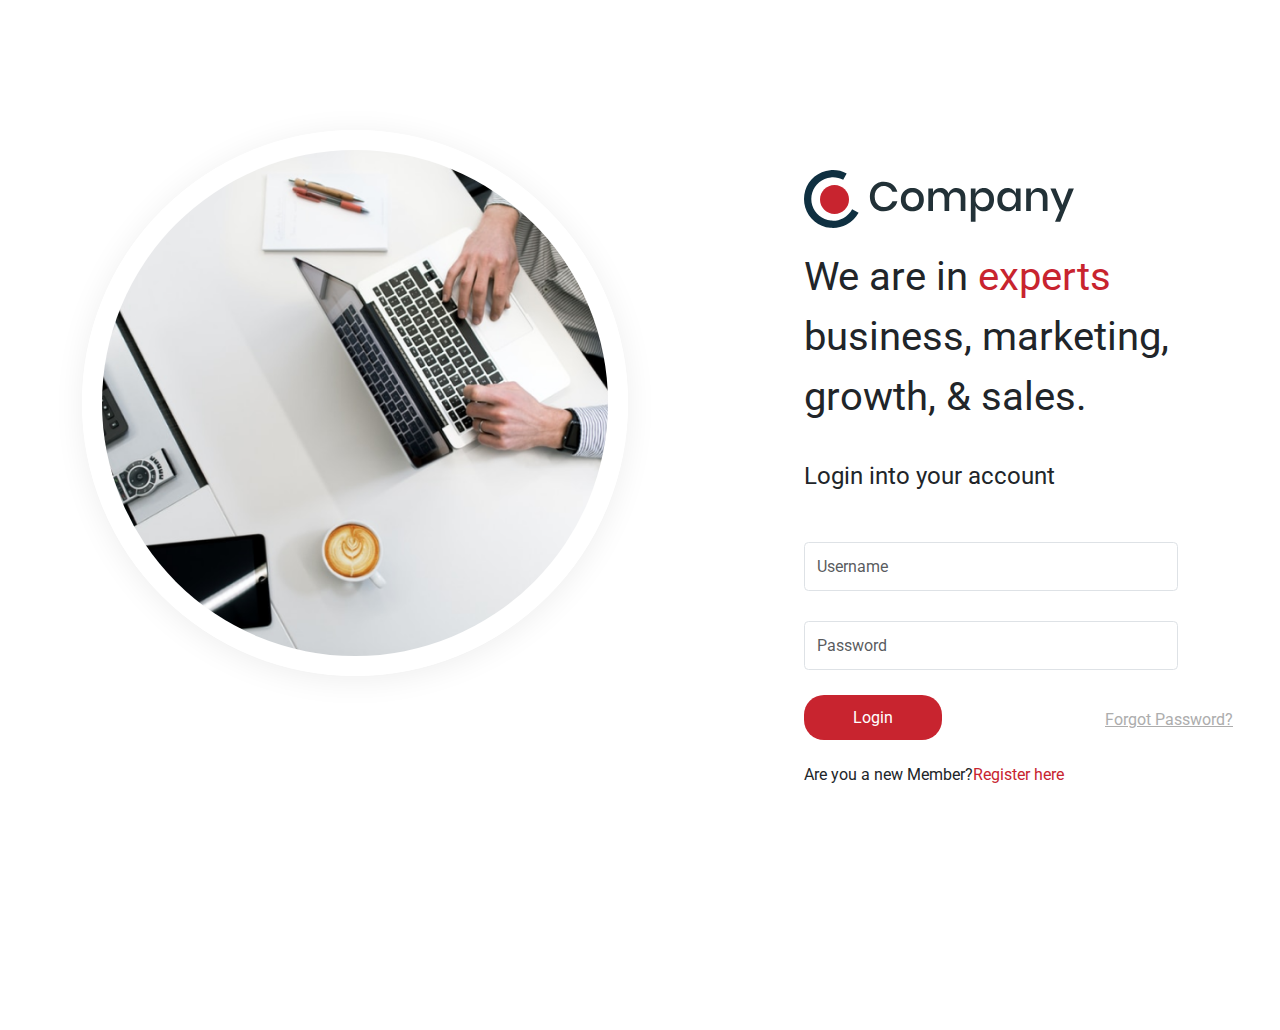
<file: HTML_Training_Assignment/index.html>
<!DOCTYPE html>
<html lang="en">

<head>
  <meta charset="UTF-8" />
  <meta name="viewport" content="width=device-width, initial-scale=1.0 ,shrink-to-fit=no" />
  <title>Project-1</title>
  <link rel="preconnect" href="https://fonts.googleapis.com" />
  <link rel="preconnect" href="https://fonts.gstatic.com" crossorigin />
  <link href="https://fonts.googleapis.com/css2?family=Roboto:wght@300;400;500&display=swap" rel="stylesheet" />
</head>

<!-- bootstarp added -->
<link rel="stylesheet" href="css/bootstrap.min.css" />

<!-- custom css -->
<link rel="stylesheet" href="css/style.css" />


<body class="overflow-visible">
  <!-- main login page  -->
  <div class="container" style="margin-top: 130px;" >
    <div class="row">


      <div id="hero_img" class="col  col-sm-12 col-md-
      12  col-lg-6 text-end fs-1">
        <img src="images/hero-image.png" alt="hero-image" class="img-fluid" />
      </div>

      <div id="login_form" class="col col-sm-12 col-md-12 col-lg-6" style="box-sizing: border-box;">

        <div id="logo">
          <img src="images/logo.svg" alt="" class="img-fluid" />
        </div>

        <div class="hero-text">
          <p >
            We are in <span style="color: #c8242f">experts</span> business,
            marketing, growth, & sales.
          </p>
        </div>

        <div id="login_text" class="fs-4">Login into your account</div>

        <form class="mt-5">


          <div class="inp">
            <input class="form-control" id="disabledInput" type="text" placeholder="Username" />
            <input type="password" class="form-control" id="exampleInputPassword1" placeholder="Password" />
          </div>

          <div class="fp">
            <button type="button" class="btn">Login</button>
            <a href="\">Forgot Password? </a>
          </div>

          <div style="margin-top: 23px">
            <p>
              Are you a new Member?<span style="color: #c8242f">Register here
              </span>
            </p>
          </div>
        </form>
      </div>
    </div>
  </div>
</body>

</html>
</file>
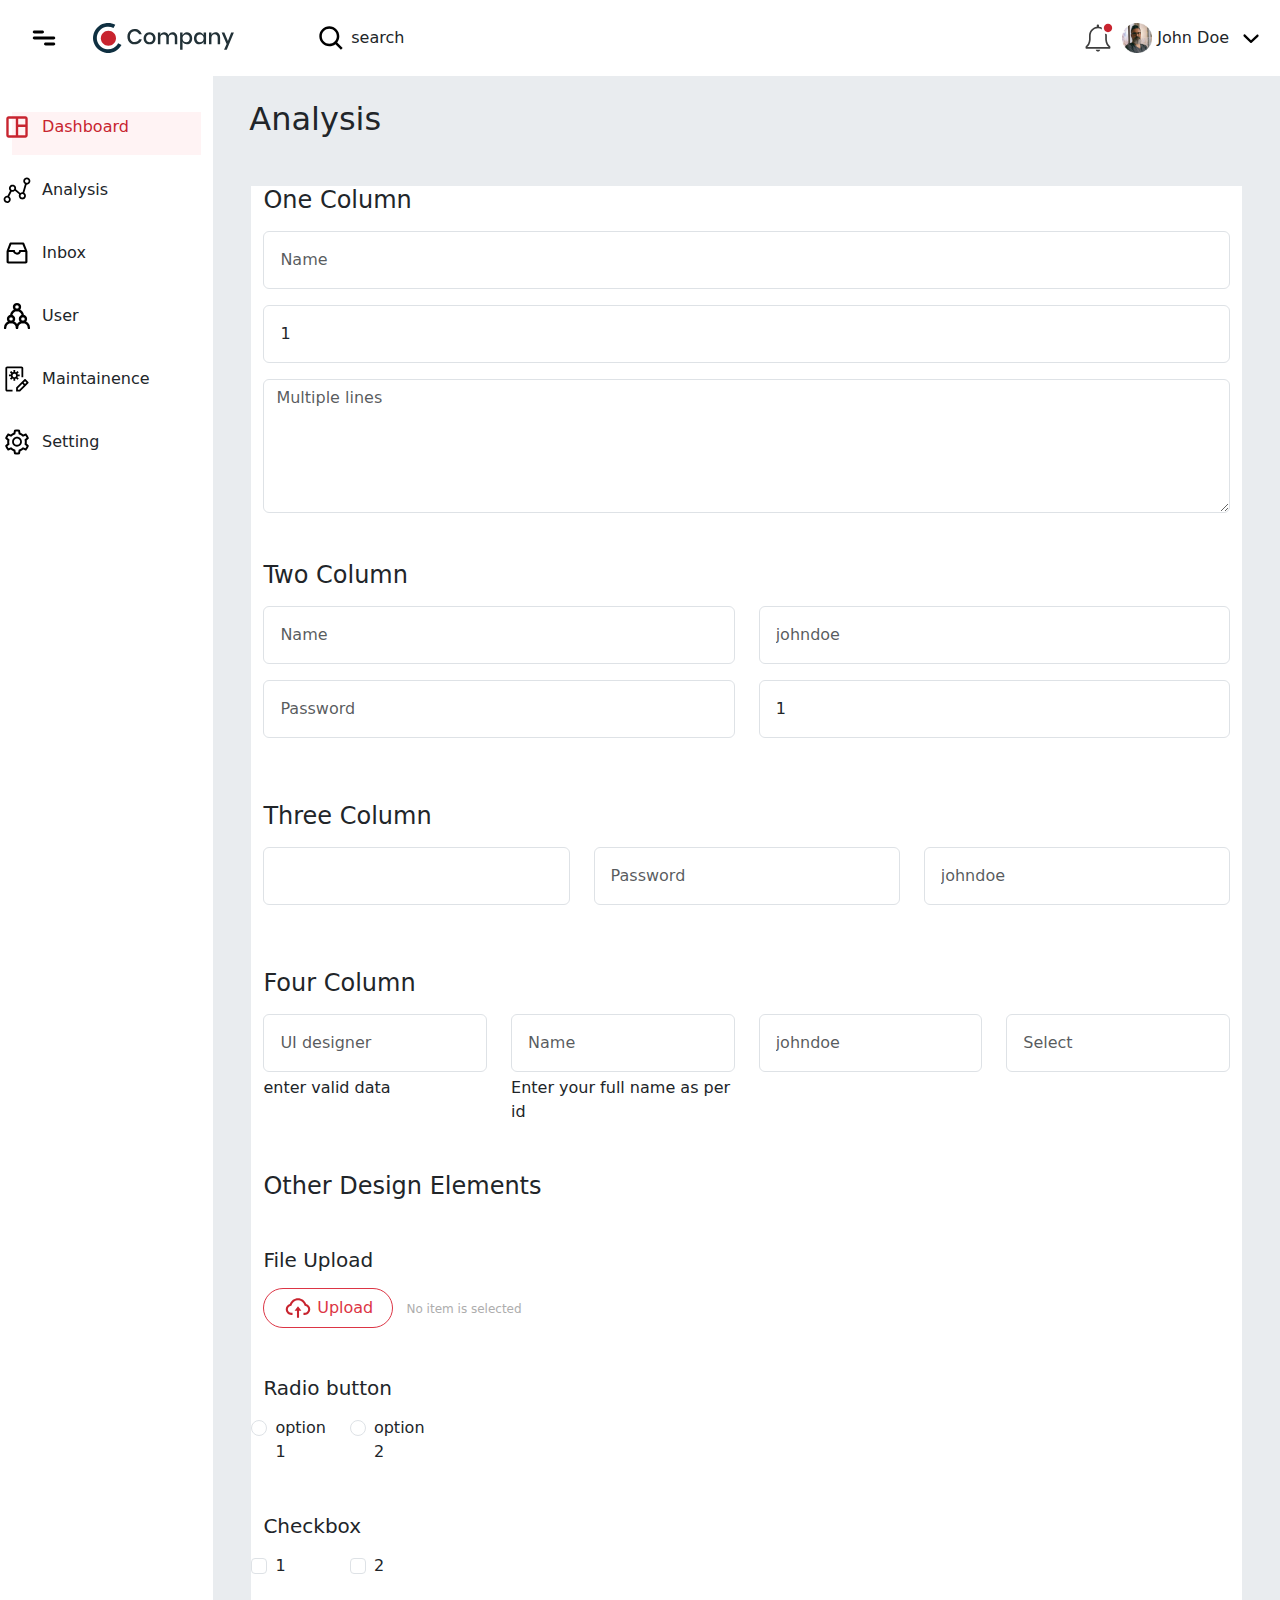
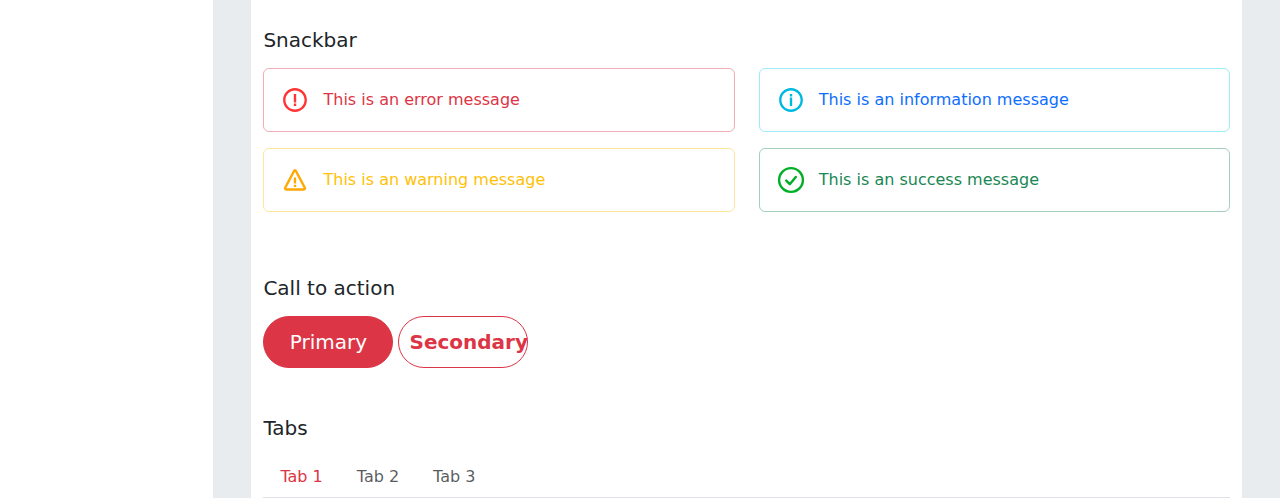
<file: HTML_Training_Assignment/innerpage.html>
<!DOCTYPE html>
<html lang="en">
  <head>
    <meta charset="UTF-8" />
    <meta name="viewport" content="width=device-width, initial-scale=1.0" />
    <title>Document</title>

    <!-- bootstarp added -->
    <link rel="stylesheet" href="css/bootstrap.min.css" />

    <!-- custom css -->
    <link rel="stylesheet" href="css/innerpage.css" />
  </head>
  <body>
    <!-- navbar -->
    <div class="container-fluid" id="nav">
      <div class="row">
        <div class="col col-10 p-2">
          <button class="btn btn-default " onclick="togglesidebar()"><img class="ms-2 mt-2 mb-2" src="images/menu-bar.svg" alt="" /></button>
          <img class="ms-3 header" src="images/header-logo.svg" alt="" />
          <img class="ms-3 mobile" src="images/mobile-header-logo.svg" alt=""  />
          <img
          src="images/search-icon.svg"
          alt=""
          class="search-icon"
          />
          <span class="search">search</span>
        </div>
        
        <div
          class="col col-2 my-auto d-flex justify-content-around"
          id="nav-right"
          >
          <img src="images/notification-icon.svg" alt="" />
          <div class="profile">
            <img src="images/profile.png" alt="" />
            <span class="name">John Doe</span>
          </div>
          <img class="" src="images/downward-arrow.svg" alt="" />
        </div>
      </div>
    </div>
    <!-- navbar -->

    <!-- sidebar -->
    <div class="container-fluid">
      <div class="row">
        <!-- sidebar -->

        <div class="col-2 flex-column bd-highlight mb-3 mt-3" id="sidebar">
          <div class="flex-row" style="background-color: #fff3f4">
            <img src="images/dashboard-active.svg" alt="" />
            <span style="color: #c8242f">Dashboard</span>
          </div>
          <div class="flex-row">
            <img src="images/graph-default.svg" alt="" />
            <span>Analysis</span>
          </div>
          <div class="flex-row">
            <img src="images/inbox-default.svg" alt="" />
            <span>Inbox</span>
          </div>
          <div class="flex-row">
            <img src="images/user-default.svg" alt="" />
            <span>User</span>
          </div>
          <div class="flex-row">
            <img src="images/maintenance-default.svg" alt="" />
            <span>Maintainence</span>
          </div>
          <div class="flex-row">
            <img src="images/setting-default.svg" alt="" />
            <span>Setting</span>
          </div>
        </div>
        <!-- sidebar -->

        <!-- form start -->
        <div class="col col-10 bg-body-secondary" style="height: 100%" id="main-content">
          <h2 class="mt-4 ms-4 mb-5">Analysis</h2>

          <!-- bg-white container -->
          <div
            class="container-fluid bg-white"
            style="height: 100%; width: 95%"
          >
            <form>
              <!-- first column -->
              <div class="form-group">
                <h4 class="mb-3 fw-10">One Column</h4>
                <input
                  type="email"
                  class="form-control mb-3 p-3"
                  placeholder="Name"
                />
                <select class="form-control p-3">
                  <option>1</option>
                  <option>2</option>
                  <option>3</option>
                  <option>4</option>
                  <option>5</option>
                </select>

                <textarea
                  class="form-control mt-3"
                  rows="5"
                  placeholder="Multiple lines"
                ></textarea>

                <!-- first column end-->

                <!-- 2nd column -->

                <h4 class="mt-5 mb-3 fw-10">Two Column</h4>

                <div class="row">
                  <div class="col form-group">
                    <input
                      type="email"
                      class="form-control mb-3 p-3"
                      placeholder="Name"
                    />
                  </div>
                  <div class="col form-group">
                    <input
                      type="email"
                      class="form-control mb-3 p-3"
                      placeholder="johndoe"
                    />
                  </div>
                </div>
                <div class="row">
                  <div class="col form-group">
                    <input
                      type="email"
                      class="form-control mb-3 p-3"
                      placeholder="Password"
                    />
                  </div>
                  <div class="col form-group">
                    <select class="form-control p-3">
                      <option>1</option>
                      <option>2</option>
                      <option>3</option>
                      <option>4</option>
                      <option>5</option>
                    </select>
                  </div>
                </div>
                <!-- 2nd column -->

                <!-- 3rd column -->
                <h4 class="mt-5 mb-3 fw-10">Three Column</h4>

                <div class="row">
                  <div class="col form-group">
                    <input
                      type="email"
                      class="form-control mb-3 p-3"
                      placeholder=""
                    />
                  </div>
                  <div class="col form-group">
                    <input
                      type="email"
                      class="form-control mb-3 p-3"
                      placeholder="Password"
                    />
                  </div>
                  <div class="col form-group">
                    <input
                      type="email"
                      class="form-control mb-3 p-3"
                      placeholder="johndoe"
                    />
                  </div>
                </div>
                <!-- 3rd column end-->

                <!-- 4th coloum -->
                <h4 class="mt-5 mb-3 fw-10">Four Column</h4>

                <div class="row">
                  <div class="col form-group">
                    <input
                      type="email"
                      class="form-control mb-1 p-3"
                      placeholder="UI designer"
                    />
                    <label for="">enter valid data</label>
                  </div>
                  <div class="col form-group">
                    <input
                      type="email"
                      class="form-control mb-1 p-3"
                      placeholder="Name"
                    />
                    <label for="">Enter your full name as per id</label>
                  </div>
                  <div class="col form-group">
                    <input
                      type="email"
                      class="form-control mb-3 p-3"
                      placeholder="johndoe"
                    />
                  </div>
                  <div class="col form-group">
                    <input
                      type="email"
                      class="form-control mb-3 p-3"
                      placeholder="Select"
                    />
                  </div>
                </div>

                <!-- 4th coloum end-->

                <!--Other Design Elements-->
                <h4 class="mt-5 mb-3 fw-10">Other Design Elements</h4>

                <h5 class="mt-5 mb-3 fw-3">File Upload</h5>

                <button
                  type="button"
                  class="btn btn-outline-danger"
                  style="border-radius: 30px; width: 130px; padding: 4px 10px"
                >
                  <img src="images/cloud-upload-icon.svg" alt="" />
                  <span class="fs-9">Upload</span>
                </button>

                <span style="font-size: 12px; color: #adadad" class="ms-2"
                  >No item is selected</span
                >
                <!--Other Design Elements end-->

                <h5 class="mt-5 mb-3 fw-3">Radio button</h5>

                <div class="row">
                  <div class="form-check form-check-inline col col-1">
                    <input
                      class="form-check-input"
                      type="radio"
                      name="inlineRadioOptions"
                      id="inlineRadio2"
                      value="option2"
                    />
                    <label class="form-check-label" for="inlineRadio2"
                      >option 1</label
                    >
                  </div>
                  <div class="form-check form-check-inline col col-1">
                    <input
                      class="form-check-input"
                      type="radio"
                      name="inlineRadioOptions"
                      id="inlineRadio2"
                      value="option2"
                    />
                    <label class="form-check-label" for="inlineRadio2"
                      >option 2</label
                    >
                  </div>
                </div>
                <h5 class="mt-5 mb-3 fw-3">Checkbox</h5>

                <div class="row">
                  <div class="form-check form-check-inline col col-1">
                    <input
                      class="form-check-input"
                      type="checkbox"
                      id="inlineCheckbox1"
                      value="option1"
                    />
                    <label class="form-check-label" for="inlineCheckbox1"
                      >1</label
                    >
                  </div>
                  <div class="form-check form-check-inline col col-1">
                    <input
                      class="form-check-input"
                      type="checkbox"
                      id="inlineCheckbox2"
                      value="option2"
                    />
                    <label class="form-check-label" for="inlineCheckbox2"
                      >2</label
                    >
                  </div>
                </div>
                <!-- snackbar -->
                <h5 class="mt-5 mb-3 fw-3">Snackbar</h5>

                <div class="row">
                  <div class="col">
                    <div class="alert bg-white alert-danger" role="alert">
                      <img src="images/error-icon.svg" alt="" />
                      <span class="text-danger ms-2"
                        >This is an error message</span
                      >
                    </div>
                  </div>
                  <div class="col">
                    <div class="alert bg-white alert-info" role="alert">
                      <img src="images/info-icon.svg" alt="" />
                      <span class="text-primary ms-2"
                        >This is an information message</span
                      >
                    </div>
                  </div>
                </div>
                <div class="row">
                  <div class="col">
                    <div class="alert bg-white alert-warning" role="alert">
                      <img src="images/warning-icon.svg" alt="" />
                      <span class="text-warning ms-2"
                        >This is an warning message</span
                      >
                    </div>
                  </div>
                  <div class="col">
                    <div class="alert bg-white alert-success" role="alert">
                      <img src="images/success-icon.svg" alt="" />
                      <span class="text-success ms-2"
                        >This is an success message</span
                      >
                    </div>
                  </div>
                </div>
                <!-- snackbar end -->

                <!-- call to action  -->
                <h5 class="mt-5 mb-3 fw-3">Call to action</h5>

                <button
                  type="button"
                  class="btn btn-danger"
                  style="border-radius: 30px; width: 130px; padding: 10px"
                >
                  <span class="fs-5">Primary</span>
                </button>

                <button
                  type="button"
                  class="btn btn-outline-danger"
                  style="border-radius: 30px; width: 130px; padding: 10px"
                >
                  <span class="fs-5 fw-semibold bg-text-danger">Secondary</span>
                </button>

                <!-- call to action end -->
                <h5 class="mt-5 mb-3 fw-3">Tabs</h5>

                <ul class="nav nav-tabs">
                  <li class="nav-item">
                    <a class="nav-link text-danger" href="#">Tab 1</a>
                  </li>
                  <li class="nav-item">
                    <a class="nav-link text-muted" href="#">Tab 2</a>
                  </li>
                  <li class="nav-item">
                    <a class="nav-link text-muted" href="#">Tab 3</a>
                  </li>
                </ul>
              </div>
            </form>

            <!-- ------------------------------>
          </div>
        </div>
        <!-- form start -->
      </div>
    </div>
    <script src="js/innerpage.js"></script>
  </body>
</html>
</file>
<file: HTML_Training_Assignment/css/style.css>
* {
  margin: 0;
  padding: 0;
  box-sizing: border-box;
  font-family: "Roboto", sans-serif;
}

html,
body {
  width: 100%;
  height: 100%;
}

.container{

  height: 100vh;
  width: 100vw;
  box-sizing: border-box;
  
}

#text{
  margin-left: 45px;
  margin-top: 70px;
}


#hero_img img {
  border: 20px solid #ffffff;
  border-radius: 50%;
  box-shadow: 0px 4px 31px rgba(0, 0, 0, 0.07);
  opacity: 1.1;
}

#login_form {
  
  padding-left: 164px;
}

#login_form .hero-text {
  margin-top: 19px;
}

#login_form .hero-text p {
  
  font-size: 2.5rem;
  font-weight: 400;
} 

#login_form .btn {
  width: 138px;
  height: 45px;
  background-color: rgb(200, 36, 47);
  color: white;
  border-radius: 20px;
  padding: 10px 20px;
  border: none;
  cursor: pointer;
  margin-top: 25px;
}

#login_form #logo {
  margin-top: 40px;
}

#login_form #login_text {
  font: normal;
  font-family: "Roboto", sans-serif;
  margin-top: 31px;
}

form .fp {
  display: flex;
  justify-content: space-between;
  align-items: center;
  width: 429px;
}

form .fp button {
  margin-top: 25px;
  width: 45px;
  height: 24px;
}

form .fp a {
  color: rgba(173, 173, 173, 1);
  margin-top: 30px;
}

form .inp input {
  height: 49px;
  width: 95%;
  margin-top: 30px;
  border-radius: 4.5px;
}

@media only screen and (max-width: 575px) {
  #hero_img img {
    height: 90%;
    width: 90%;
    
  }
  #hero_img  {
    width: 100%;
    height: 100%;
    margin-left: 80px;
  }
  #login_form .hero-text p {
    font-size: 1.5rem;
  }
  form .inp input {
    width: 200px;
  }
  
  #login_form #login_text {
    white-space: nowrap;
  }
}

@media only screen and (max-width: 427px)
{
  #hero_img img {
    height: 300px;
    width: 330px;
    margin-left: 55px ;
    
  }

}
</file>
<file: HTML_Training_Assignment/css/innerpage.css>
/* sidebar css */
img{
    height: 30px;
}

#sidebar
{
    height: 100%;
}
.flex-row{
    margin-top: 20px;
    height: 43px;
}

.flex-row img {
    margin-left: -10px;
}

.flex-row span{
    margin-left: 5px;
}

.mobile {
    display: none;
  }
  
  .search-icon {
    height: 30px;
    margin-left: 76px;
  }

  @media only screen and (max-width: 911px) {
    #sidebar {
      position: absolute;
      background-color: #fafafa;
      height: fit-content;
      width: 220px;
      display: none;
    }

    #main-content
    {
        width: 100%;
    }

 
  }


@media only screen and (max-width: 1254px) {
    .header {
      display: none;
    }
  
    .mobile {
      display: inline-block;
    }
    .search {
      display: none;
    }
    .name {
      display: none;
    }
    .search-icon {
      margin-left: 21px;
    }
    .profile
    {
      margin-left: 8px;
      margin-right: 8px;
    }
  }
</file>
